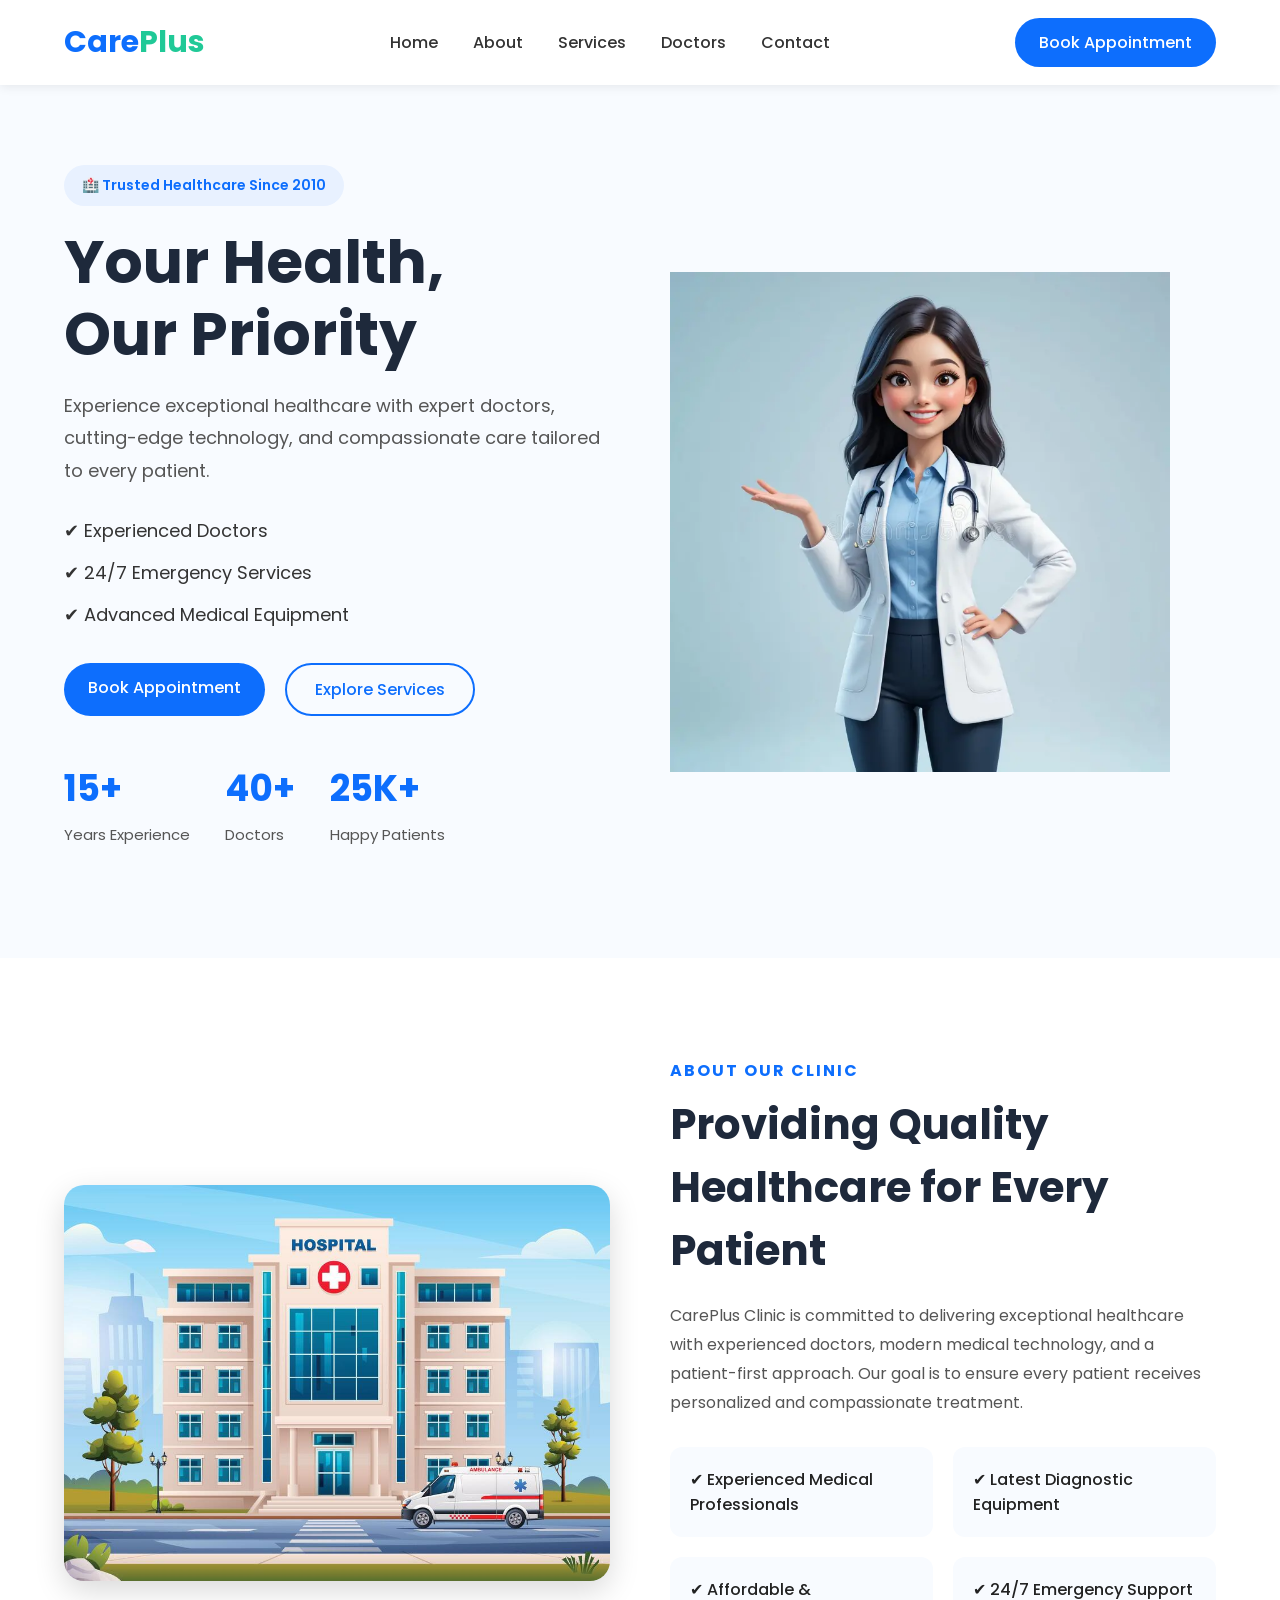
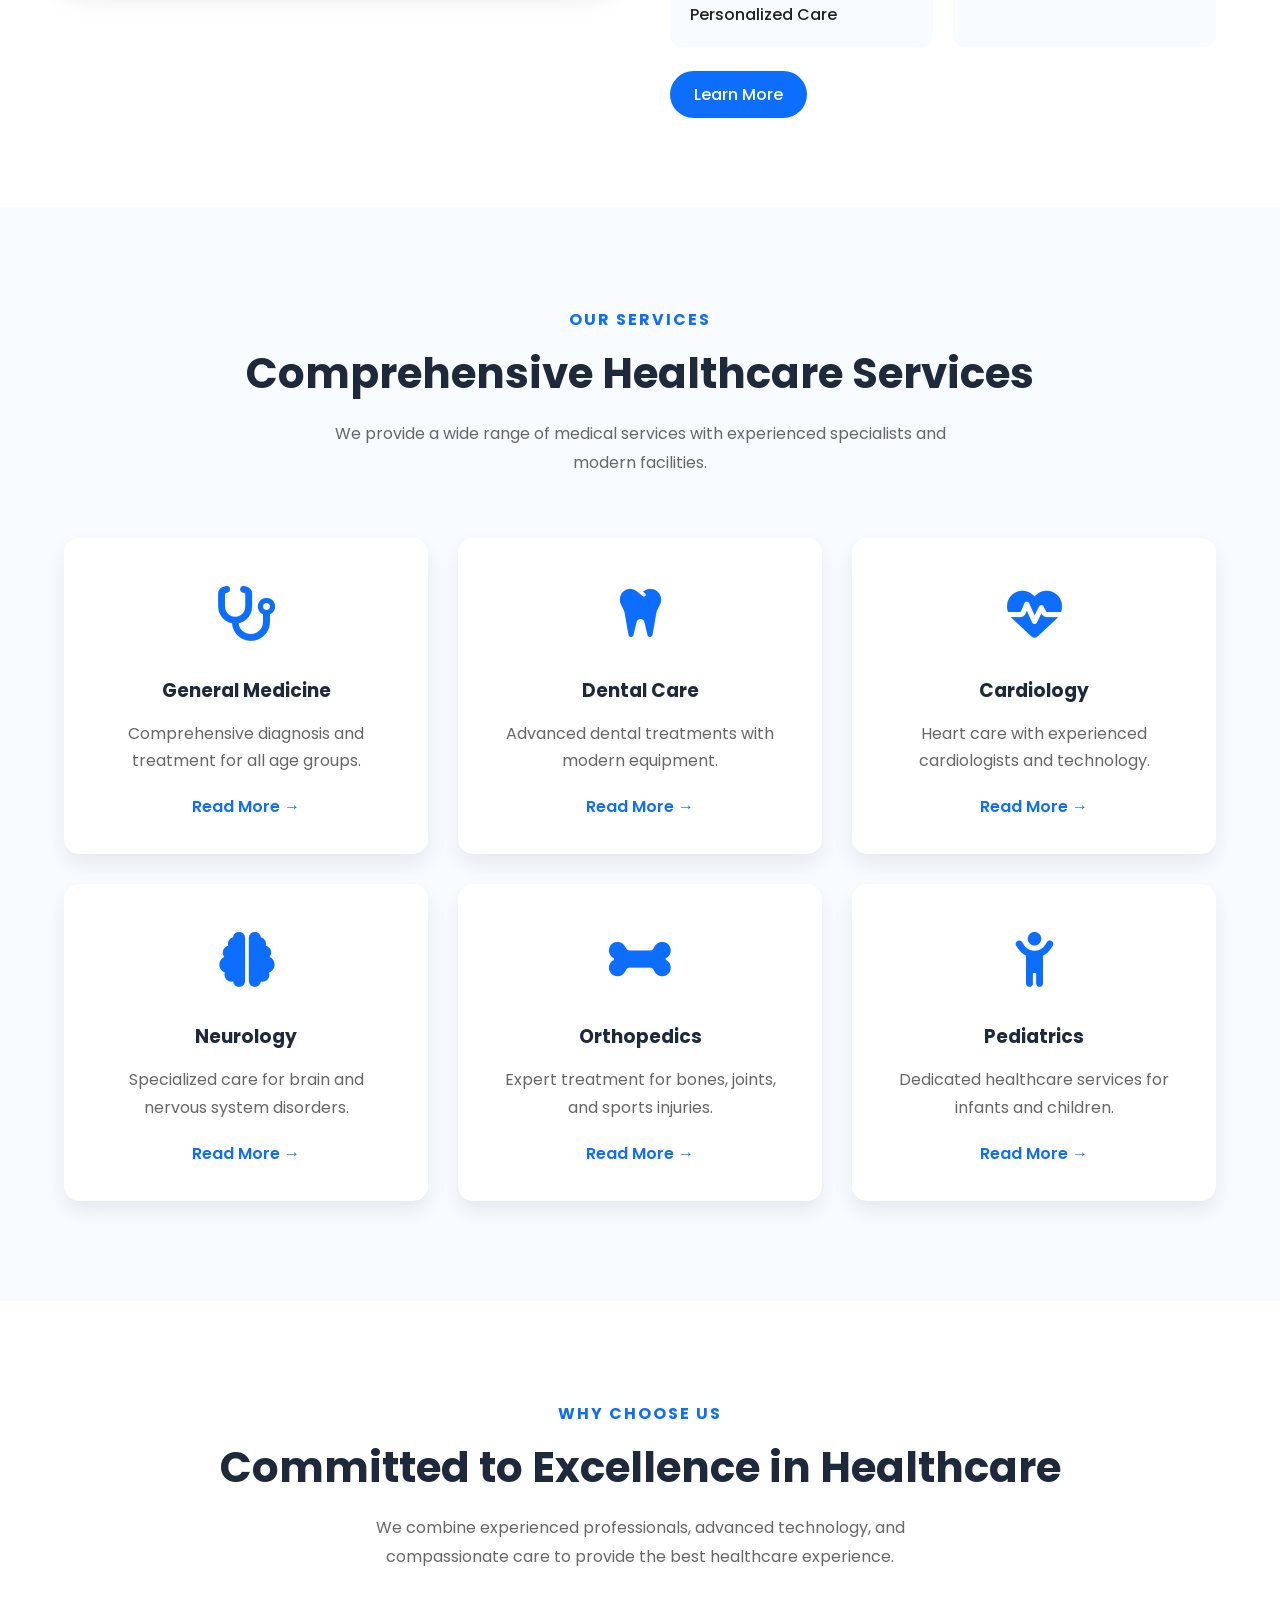
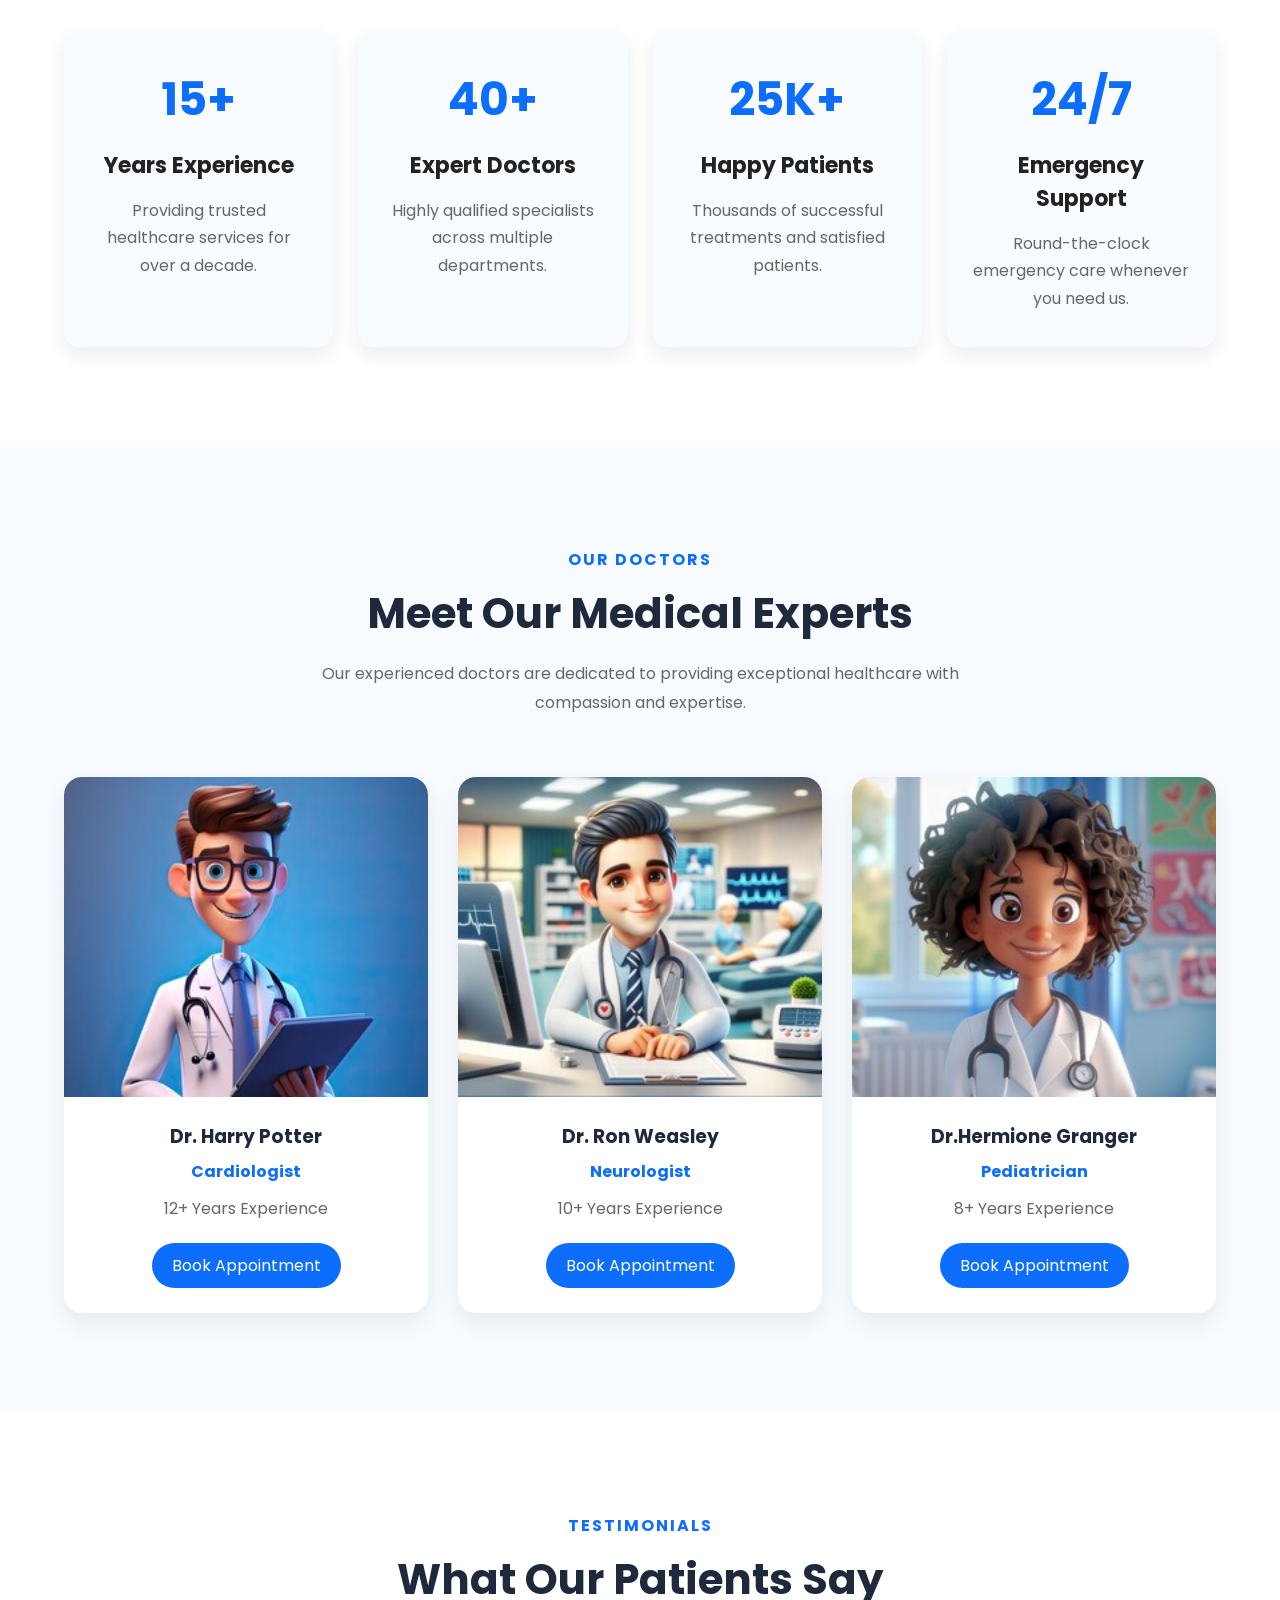
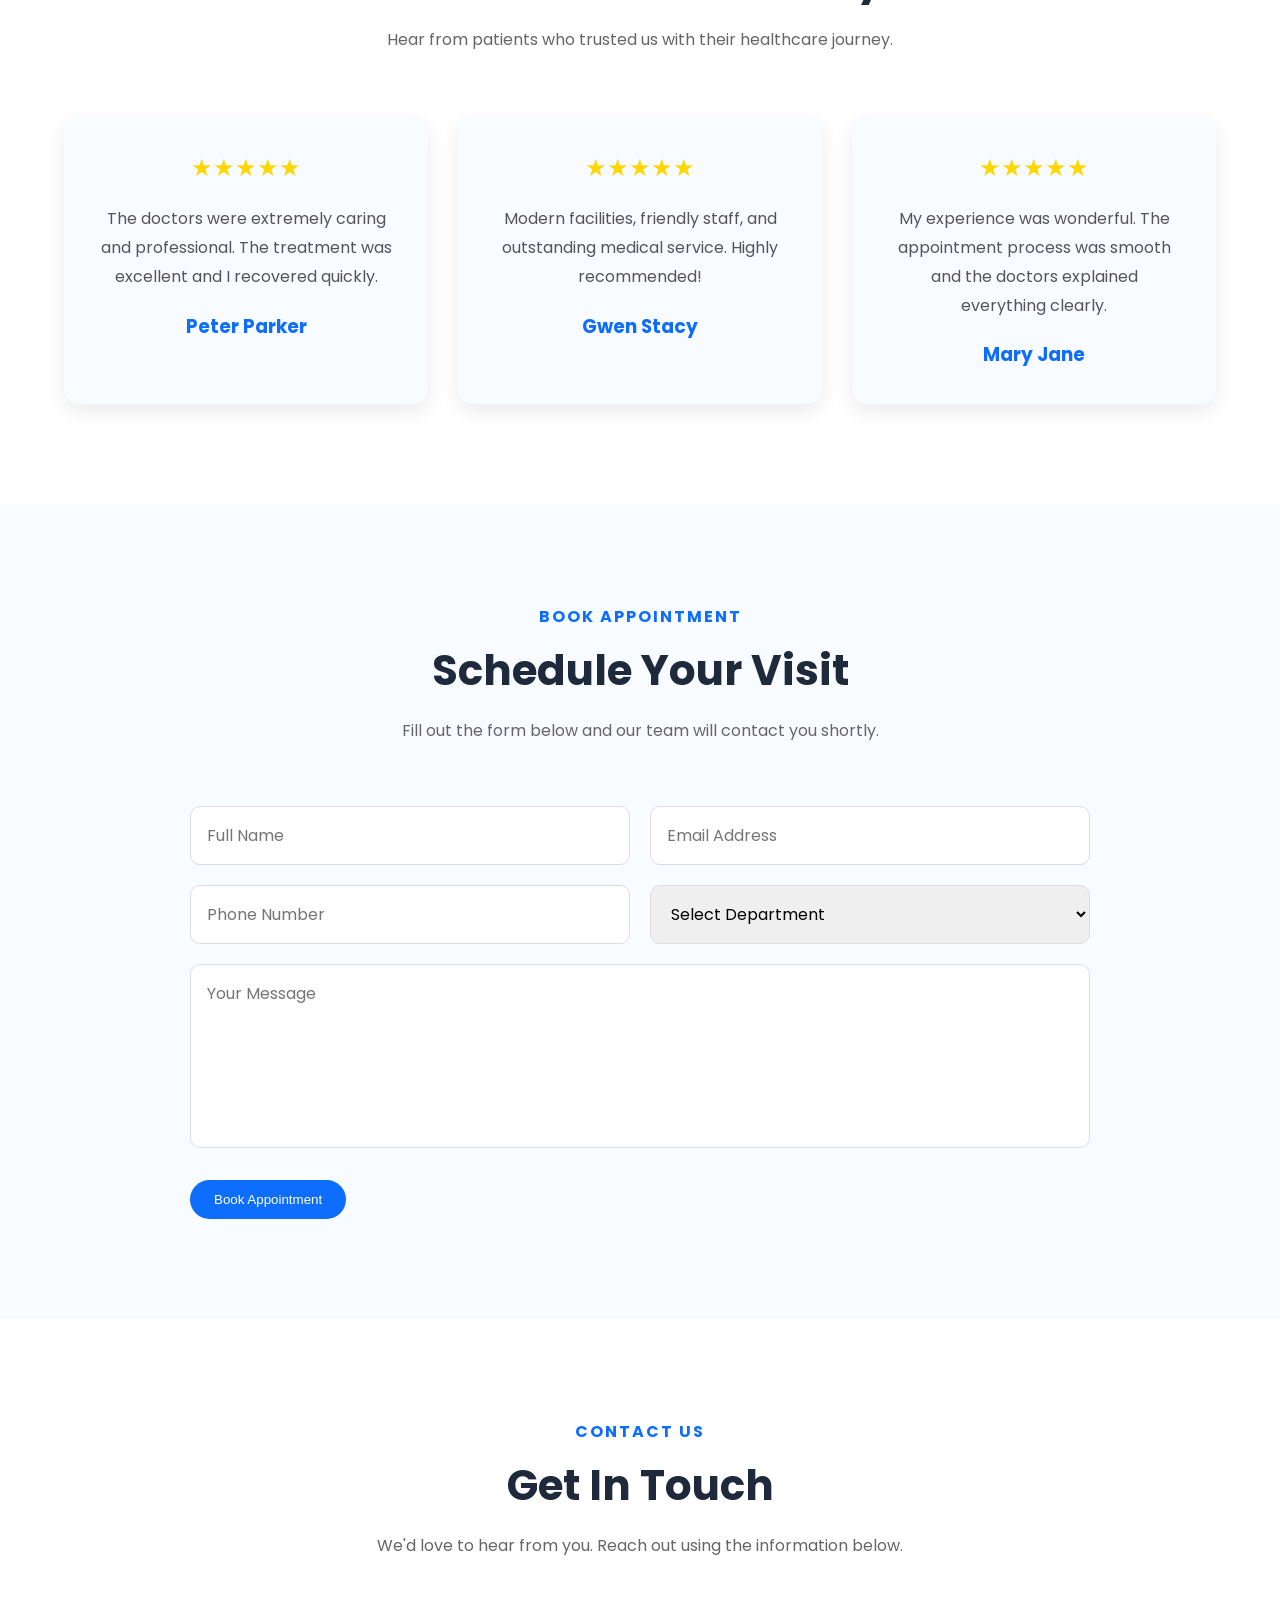
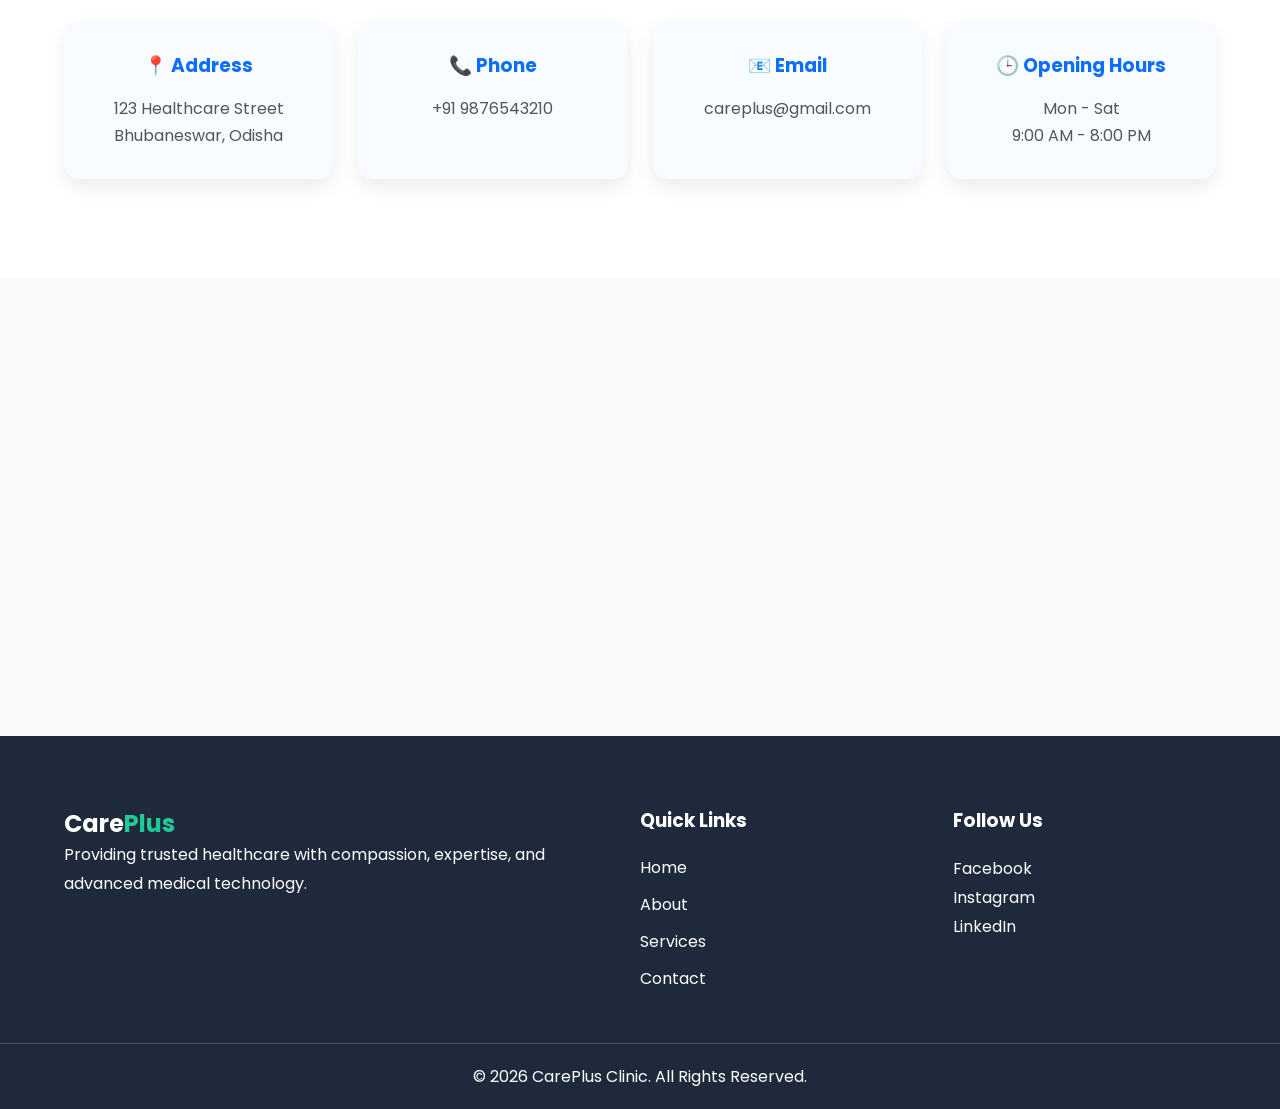
<file: HEALTHCARE LANDING PAGE/index.html>
<!DOCTYPE html>
<html lang="en">

<head>

    <meta charset="UTF-8">
    <meta name="viewport" content="width=device-width, initial-scale=1.0">

    <title>CarePlus Clinic</title>

    <!-- CSS -->
    <link rel="stylesheet" href="style.css">

    <!-- Google Font -->
    <link href="https://fonts.googleapis.com/css2?family=Poppins:wght@300;400;500;600;700&display=swap" rel="stylesheet">
    <!-- Font Awesome Icons -->
<link rel="stylesheet"
href="https://cdnjs.cloudflare.com/ajax/libs/font-awesome/6.5.2/css/all.min.css">
<link href="https://unpkg.com/aos@2.3.4/dist/aos.css" rel="stylesheet">

</head>

<body>

    <!-- ===================== HEADER ===================== -->

    <header class="header">

        <div class="container navbar">

            <div class="logo">
                <h2>Care<span>Plus</span></h2>
            </div>

          <nav>

    <ul class="nav-links">

        <li><a href="#">Home</a></li>
        <li><a href="#about">About</a></li>
        <li><a href="#services">Services</a></li>
        <li><a href="#doctors">Doctors</a></li>
        <li><a href="#contact">Contact</a></li>

    </ul>

</nav>

<div class="menu-toggle">

    ☰

</div>

<a href="#appointment" class="btn nav-btn">
    Book Appointment
</a>  

        </div>

    </header>

    <!-- ===================== HERO SECTION ===================== -->

    <!-- ================= HERO SECTION ================= -->

<section class="hero">

    <div class="container hero-container">

        <!-- Left Side -->

        <div class="hero-text">

            <span class="hero-badge">🏥 Trusted Healthcare Since 2010</span>

            <h1>Your Health,<br>Our Priority</h1>

            <p>
                Experience exceptional healthcare with expert doctors,
                cutting-edge technology, and compassionate care tailored to
                every patient.
            </p>

            <div class="hero-features">
                <div>✔ Experienced Doctors</div>
                <div>✔ 24/7 Emergency Services</div>
                <div>✔ Advanced Medical Equipment</div>
            </div>

            <div class="hero-buttons">

                <a href="#appointment" class="btn">
                    Book Appointment
                </a>

                <a href="#services" class="btn-outline">
                    Explore Services
                </a>

            </div>

            <!-- Statistics -->

            <div class="hero-stats">

                <div class="stat">
                    <h2>15+</h2>
                    <p>Years Experience</p>
                </div>

                <div class="stat">
                    <h2>40+</h2>
                    <p>Doctors</p>
                </div>

                <div class="stat">
                    <h2>25K+</h2>
                    <p>Happy Patients</p>
                </div>

            </div>

        </div>

        <!-- Right Side -->

        <div class="hero-image">

            <img src="assets/images/doctor.png" alt="Doctor">

        </div>

    </div>

</section>
<!-- ================= ABOUT SECTION ================= -->

<section class="about" id="about">

    <div class="container about-container">

        <!-- Left Side -->

        <div class="about-image">

            <img src="assets/images/hospital.jpg" alt="Hospital">

        </div>

        <!-- Right Side -->

        <div class="about-content">

            <h4>ABOUT OUR CLINIC</h4>

            <h2>Providing Quality Healthcare for Every Patient</h2>

            <p>
                CarePlus Clinic is committed to delivering exceptional healthcare
                with experienced doctors, modern medical technology, and a
                patient-first approach. Our goal is to ensure every patient
                receives personalized and compassionate treatment.
            </p>

            <div class="about-features">

                <div class="feature-card">
                    ✔ Experienced Medical Professionals
                </div>

                <div class="feature-card">
                    ✔ Latest Diagnostic Equipment
                </div>

                <div class="feature-card">
                    ✔ Affordable & Personalized Care
                </div>

                <div class="feature-card">
                    ✔ 24/7 Emergency Support
                </div>

            </div>

            <a href="#" class="btn">Learn More</a>

        </div>

    </div>

</section>
<!-- ================= SERVICES SECTION ================= -->

<section class="services" id="services">

    <div class="container">

        <div class="section-title">
            <h4>OUR SERVICES</h4>
            <h2>Comprehensive Healthcare Services</h2>
            <p>
                We provide a wide range of medical services with experienced
                specialists and modern facilities.
            </p>
        </div>

        <div class="services-container">

            <div class="service-card">
                 <div class="service-icon">
    <i class="fa-solid fa-stethoscope"></i>
</div>
                <h3>General Medicine</h3>
                <p>Comprehensive diagnosis and treatment for all age groups.</p>
                <a href="#" class="read-more"
                   data-title="General Medicine"
                   data-description="Our General Medicine department provides diagnosis, preventive healthcare, treatment for fever, diabetes, hypertension, infections, and routine health checkups by experienced physicians.">
                   Read More →
                </a>
                 
            </div>

            <div class="service-card">
                <div class="service-icon">
    <i class="fa-solid fa-tooth"></i>
</div>
                <h3>Dental Care</h3>
                <p>Advanced dental treatments with modern equipment.</p>
                <a href="#" class="read-more"
   data-title="Dental Care"
   data-description="Our Dental Care department offers teeth cleaning, fillings, root canal treatment, braces consultation, cosmetic dentistry, and preventive oral healthcare.">
   Read More →
</a>
            </div>

            <div class="service-card">
                <div class="service-icon">
    <i class="fa-solid fa-heart-pulse"></i>
</div>
                <h3>Cardiology</h3>
                <p>Heart care with experienced cardiologists and technology.</p>
                <a href="#" class="read-more"
   data-title="Cardiology"
   data-description="Our Cardiology specialists diagnose and treat heart diseases using ECG, Echo, stress testing, and advanced cardiac care.">
   Read More →
</a>
            </div>

            <div class="service-card">
                <div class="service-icon">
    <i class="fa-solid fa-brain"></i>
</div>
                <h3>Neurology</h3>
                <p>Specialized care for brain and nervous system disorders.</p>
                <a href="#" class="read-more"
   data-title="Neurology"
   data-description="We provide expert treatment for stroke, epilepsy, migraines, Parkinson's disease, nerve disorders, and other neurological conditions.">
   Read More →
</a>
            </div>

            <div class="service-card">
                <div class="service-icon">
    <i class="fa-solid fa-bone"></i>
</div>
                <h3>Orthopedics</h3>
                <p>Expert treatment for bones, joints, and sports injuries.</p>
                <a href="#" class="read-more"
   data-title="Orthopedics"
   data-description="Our Orthopedic department treats fractures, joint pain, arthritis, sports injuries, and performs advanced bone and joint surgeries.">
   Read More →
</a>
            </div>

            <div class="service-card">
               <div class="service-icon">
    <i class="fa-solid fa-child-reaching"></i>
</div> 
                <h3>Pediatrics</h3>
                <p>Dedicated healthcare services for infants and children.</p>
                <a href="#" class="read-more"
   data-title="Pediatrics"
   data-description="Comprehensive healthcare services for infants, children, and adolescents including vaccinations, nutrition guidance, and routine checkups.">
   Read More →
</a>
            </div>

        </div>

    </div>

</section>
<!-- ================= WHY CHOOSE US ================= -->

<section class="why-choose">

    <div class="container">

        <div class="section-title">
            <h4>WHY CHOOSE US</h4>
            <h2>Committed to Excellence in Healthcare</h2>
            <p>
                We combine experienced professionals, advanced technology, and
                compassionate care to provide the best healthcare experience.
            </p>
        </div>

        <div class="why-container">

            <div class="why-card">
                <h2>15+</h2>
                <h3>Years Experience</h3>
                <p>Providing trusted healthcare services for over a decade.</p>
            </div>

            <div class="why-card">
                <h2>40+</h2>
                <h3>Expert Doctors</h3>
                <p>Highly qualified specialists across multiple departments.</p>
            </div>

            <div class="why-card">
                <h2>25K+</h2>
                <h3>Happy Patients</h3>
                <p>Thousands of successful treatments and satisfied patients.</p>
            </div>

            <div class="why-card">
                <h2>24/7</h2>
                <h3>Emergency Support</h3>
                <p>Round-the-clock emergency care whenever you need us.</p>
            </div>

        </div>

    </div>

</section>
<!-- ================= DOCTORS SECTION ================= -->

<section class="doctors" id="doctors">

    <div class="container">

        <div class="section-title">
            <h4>OUR DOCTORS</h4>
            <h2>Meet Our Medical Experts</h2>
            <p>
                Our experienced doctors are dedicated to providing exceptional
                healthcare with compassion and expertise.
            </p>
        </div>

        <div class="doctor-container">

            <!-- Doctor 1 -->

            <div class="doctor-card">

                <img src="assets/images/doctor1.jpg" alt="Doctor">

                <div class="doctor-info">

                    <h3>Dr. Harry Potter</h3>

                    <h4>Cardiologist</h4>

                    <p>12+ Years Experience</p>

                    <a href="#appointment" class="btn-small">
                        Book Appointment
                    </a>

                </div>

            </div>

            <!-- Doctor 2 -->

            <div class="doctor-card">

                <img src="assets/images/doctor2.jpg" alt="Doctor">

                <div class="doctor-info">

                    <h3>Dr. Ron Weasley</h3>

                    <h4>Neurologist</h4>

                    <p>10+ Years Experience</p>

                    <a href="#appointment" class="btn-small">
                        Book Appointment
                    </a>

                </div>

            </div>

            <!-- Doctor 3 -->

            <div class="doctor-card">

                <img src="assets/images/doctor3.jpg" alt="Doctor">

                <div class="doctor-info">

                    <h3>Dr.Hermione Granger</h3>

                    <h4>Pediatrician</h4>

                    <p>8+ Years Experience</p>

                    <a href="#appointment" class="btn-small">
                        Book Appointment
                    </a>

                </div>

            </div>

        </div>

    </div>

</section>
<!-- ================= TESTIMONIALS ================= -->

<section class="testimonials" id="testimonials">

    <div class="container">

        <div class="section-title">

            <h4>TESTIMONIALS</h4>

            <h2>What Our Patients Say</h2>

            <p>
                Hear from patients who trusted us with their healthcare journey.
            </p>

        </div>

        <div class="testimonial-container">

            <div class="testimonial-card">

                <div class="stars">★★★★★</div>

                <p>
                    The doctors were extremely caring and professional.
                    The treatment was excellent and I recovered quickly.
                </p>

                <h3>Peter Parker</h3>

            </div>

            <div class="testimonial-card">

                <div class="stars">★★★★★</div>

                <p>
                    Modern facilities, friendly staff, and outstanding
                    medical service. Highly recommended!
                </p>

                <h3>Gwen Stacy</h3>

            </div>

            <div class="testimonial-card">

                <div class="stars">★★★★★</div>

                <p>
                    My experience was wonderful. The appointment process
                    was smooth and the doctors explained everything clearly.
                </p>

                <h3>Mary Jane</h3>

            </div>

        </div>

    </div>

</section>
<!-- ================= APPOINTMENT ================= -->

<section class="appointment" id="appointment">

    <div class="container">

        <div class="section-title">

            <h4>BOOK APPOINTMENT</h4>

            <h2>Schedule Your Visit</h2>

            <p>
                Fill out the form below and our team will contact you shortly.
            </p>

        </div>

        <form id="appointmentForm">

            <div class="form-row">

                <input
                    type="text"
                    id="name"
                    placeholder="Full Name"
                >

                <input
                    type="email"
                    id="email"
                    placeholder="Email Address"
                >

            </div>

            <div class="form-row">

                <input
                    type="text"
                    id="phone"
                    placeholder="Phone Number"
                >

                <select id="department">

                    <option value="">Select Department</option>

                    <option>General Medicine</option>

                    <option>Dental Care</option>

                    <option>Cardiology</option>

                    <option>Neurology</option>

                    <option>Orthopedics</option>

                    <option>Pediatrics</option>

                </select>

            </div>

            <textarea
                id="message"
                rows="6"
                placeholder="Your Message"
            ></textarea>

            <button type="submit" class="btn">
                Book Appointment
            </button>

        </form>

    </div>

</section>
<!-- ================= CONTACT ================= -->

<section class="contact" id="contact">

    <div class="container">

        <div class="section-title">

            <h4>CONTACT US</h4>

            <h2>Get In Touch</h2>

            <p>
                We'd love to hear from you. Reach out using the information below.
            </p>

        </div>

        <div class="contact-container">

            <div class="contact-card">

                <h3>📍 Address</h3>

                <p>123 Healthcare Street<br>Bhubaneswar, Odisha</p>

            </div>

            <div class="contact-card">

                <h3>📞 Phone</h3>

                <p>+91 9876543210</p>

            </div>

            <div class="contact-card">

                <h3>📧 Email</h3>

                <p>careplus@gmail.com</p>

            </div>

            <div class="contact-card">

                <h3>🕒 Opening Hours</h3>

                <p>Mon - Sat<br>9:00 AM - 8:00 PM</p>

            </div>

        </div>

    </div>

</section>
<!-- ================= MAP ================= -->

<section class="map">

    <iframe
        src="https://www.google.com/maps?q=Bhubaneswar&output=embed"
        width="100%"
        height="450"
        style="border:0;"
        allowfullscreen=""
        loading="lazy">
    </iframe>

</section>
<!-- ================= FOOTER ================= -->

<footer>

    <div class="container footer-container">

        <div>

            <h2>Care<span>Plus</span></h2>

            <p>
                Providing trusted healthcare with compassion,
                expertise, and advanced medical technology.
            </p>

        </div>

        <div>

            <h3>Quick Links</h3>

            <ul>

                <li><a href="#">Home</a></li>

                <li><a href="#about">About</a></li>

                <li><a href="#services">Services</a></li>

                <li><a href="#contact">Contact</a></li>

            </ul>

        </div>

        <div>

            <h3>Follow Us</h3>

            <p>Facebook</p>
            <p>Instagram</p>
            <p>LinkedIn</p>

        </div>

    </div>

    <div class="copyright">

        © 2026 CarePlus Clinic. All Rights Reserved.

    </div>

</footer>
<!-- ================= SERVICE MODAL ================= -->

<div class="modal" id="serviceModal">

    <div class="modal-content">

        <span class="close">&times;</span>

        <h2 id="modalTitle"></h2>

        <p id="modalDescription"></p>

        <button class="btn" id="closeBtn">
            Close
        </button>

    </div>

</div>
    <!-- JavaScript -->

    <script src="script.js"></script>
    <script src="https://unpkg.com/aos@2.3.4/dist/aos.js"></script>

<script>
AOS.init({
    duration:1000,
    once:true
});
</script>
<button id="topBtn">

<i class="fa-solid fa-arrow-up"></i>

</button>

</body>

</html>
</file>
<file: HEALTHCARE LANDING PAGE/style.css>
*{
    margin:0;
    padding:0;
    box-sizing:border-box;
}

html{
    scroll-behavior:smooth;
}

body{
    font-family:'Poppins',sans-serif;
    background:#f8fafc;
    color:#222;
}

a{
    text-decoration:none;
}

ul{
    list-style:none;
}

img{
    max-width:100%;
    display:block;
}

.container{
    width:90%;
    max-width:1200px;
    margin:auto;
}
/* ================= NAVBAR ================= */

.header{
    width:100%;
    background:white;
    position:sticky;
    top:0;
    z-index:1000;
    box-shadow:0 2px 10px rgba(0,0,0,.08);
}

.navbar{
    display:flex;
    justify-content:space-between;
    align-items:center;
    padding:18px 0;
}

.logo h2{
    color:#0D6EFD;
    font-size:30px;
}

.logo span{
    color:#20C997;
}

.nav-links{
    display:flex;
    gap:35px;
}

.nav-links a{
    color:#333;
    font-weight:500;
    transition:.3s;
}

.nav-links a:hover{
    color:#0D6EFD;
}

.btn{
    background:#0D6EFD;
    color:white;
    padding:12px 24px;
    border-radius:30px;
    transition:.3s;
    font-weight:500;
}

.btn:hover{
    background:#0b5ed7;
    transform:translateY(-2px);
}
/* ================= HERO ================= */

/* ================= HERO ================= */

.hero{
    background:#f8fbff;
    padding:80px 0;
}

.hero-container{
    display:flex;
    align-items:center;
    justify-content:space-between;
    gap:60px;
}

.hero-text{
    flex:1;
}

.hero-badge{
    display:inline-block;
    background:#e8f1ff;
    color:#0D6EFD;
    padding:10px 18px;
    border-radius:30px;
    font-size:14px;
    margin-bottom:20px;
    font-weight:600;
}

.hero-text h1{
    font-size:60px;
    color:#1e293b;
    line-height:1.2;
    margin-bottom:20px;
}

.hero-text p{
    color:#555;
    font-size:18px;
    line-height:1.8;
    margin-bottom:30px;
}

.hero-features{
    display:flex;
    flex-direction:column;
    gap:15px;
    margin-bottom:35px;
    font-size:18px;
    color:#333;
}

.hero-buttons{
    display:flex;
    gap:20px;
    margin-bottom:45px;
}

.btn-outline{
    border:2px solid #0D6EFD;
    color:#0D6EFD;
    padding:12px 28px;
    border-radius:30px;
    transition:.3s;
    font-weight:500;
}

.btn-outline:hover{
    background:#0D6EFD;
    color:white;
}

.hero-stats{
    display:flex;
    gap:35px;
}

.stat h2{
    color:#0D6EFD;
    font-size:36px;
}

.stat p{
    margin-top:5px;
    font-size:15px;
}

.hero-image{
    flex:1;
    text-align:center;
}

.hero-image img{
    width:100%;
    max-width:500px;
}
/* ================= ABOUT ================= */

.about{
    padding:100px 0;
    background:white;
}

.about-container{
    display:flex;
    align-items:center;
    gap:60px;
}

.about-image{
    flex:1;
}

.about-image img{
    width:100%;
    border-radius:20px;
    box-shadow:0 10px 30px rgba(0,0,0,.15);
}

.about-content{
    flex:1;
}

.about-content h4{
    color:#0D6EFD;
    margin-bottom:10px;
    letter-spacing:2px;
}

.about-content h2{
    font-size:42px;
    color:#1e293b;
    margin-bottom:20px;
}

.about-content p{
    color:#555;
    line-height:1.8;
    margin-bottom:30px;
}

.about-features{
    display:grid;
    grid-template-columns:repeat(2,1fr);
    gap:20px;
    margin-bottom:35px;
}

.feature-card{
    background:#f8fbff;
    padding:20px;
    border-radius:12px;
    font-weight:500;
    transition:.3s;
}

.feature-card:hover{
    background:#0D6EFD;
    color:white;
    transform:translateY(-5px);
}
/* ================= SECTION TITLE ================= */

.section-title{
    text-align:center;
    margin-bottom:60px;
}

.section-title h4{
    color:#0D6EFD;
    letter-spacing:2px;
    margin-bottom:10px;
}

.section-title h2{
    font-size:42px;
    color:#1e293b;
    margin-bottom:15px;
}

.section-title p{
    max-width:650px;
    margin:auto;
    color:#666;
    line-height:1.8;
}

/* ================= SERVICES ================= */

.services{
    padding:100px 0;
    background:#f8fbff;
}

.services-container{
    display:grid;
    grid-template-columns:repeat(3,1fr);
    gap:30px;
}

.service-card{
    background:white;
    padding:35px;
    border-radius:15px;
    text-align:center;
    box-shadow:0 10px 20px rgba(0,0,0,.08);
    transition:.3s;
}

.service-card:hover{
    transform:translateY(-10px);
    box-shadow:0 15px 30px rgba(0,0,0,.15);
}

.service-icon{

    font-size:55px;

    color:#0D6EFD;

    margin-bottom:20px;

    transition:.3s;

}

.service-card:hover .service-icon{

    color:#20C997;

    transform:scale(1.15);

}

.service-card h3{
    color:#1e293b;
    margin-bottom:15px;
}

.service-card p{
    color:#666;
    line-height:1.7;
    margin-bottom:20px;
}

.service-card a{
    color:#0D6EFD;
    font-weight:600;
}
/* ================= WHY CHOOSE US ================= */

.why-choose{
    padding:100px 0;
    background:white;
}

.why-container{
    display:grid;
    grid-template-columns:repeat(4,1fr);
    gap:25px;
}

.why-card{
    background:#f8fbff;
    padding:35px 25px;
    border-radius:15px;
    text-align:center;
    transition:.3s;
    box-shadow:0 8px 20px rgba(0,0,0,.08);
}

.why-card:hover{
    background:#0D6EFD;
    color:white;
    transform:translateY(-8px);
}

.why-card h2{
    font-size:45px;
    color:#0D6EFD;
    margin-bottom:15px;
}

.why-card:hover h2{
    color:white;
}

.why-card h3{
    margin-bottom:15px;
    font-size:22px;
}

.why-card p{
    line-height:1.7;
    color:#666;
}

.why-card:hover p{
    color:white;
}
/* ================= DOCTORS ================= */

.doctors{
    padding:100px 0;
    background:#f8fbff;
}

.doctor-container{
    display:grid;
    grid-template-columns:repeat(3,1fr);
    gap:30px;
}

.doctor-card{
    background:white;
    border-radius:18px;
    overflow:hidden;
    box-shadow:0 10px 25px rgba(0,0,0,.08);
    transition:.3s;
}

.doctor-card:hover{
    transform:translateY(-10px);
}

.doctor-card img{
    width:100%;
    height:320px;
    object-fit:cover;
}

.doctor-info{
    padding:25px;
    text-align:center;
}

.doctor-info h3{
    color:#1E293B;
    margin-bottom:8px;
}

.doctor-info h4{
    color:#0D6EFD;
    margin-bottom:12px;
}

.doctor-info p{
    color:#666;
    margin-bottom:22px;
}

.btn-small{

    display:inline-block;
    background:#0D6EFD;
    color:white;
    padding:10px 20px;
    border-radius:30px;
    transition:.3s;
}

.btn-small:hover{

    background:#20C997;

}
/* ================= TESTIMONIALS ================= */

.testimonials{
    padding:100px 0;
    background:white;
}

.testimonial-container{
    display:grid;
    grid-template-columns:repeat(3,1fr);
    gap:30px;
}

.testimonial-card{
    background:#f8fbff;
    padding:35px;
    border-radius:15px;
    text-align:center;
    box-shadow:0 8px 20px rgba(0,0,0,.08);
    transition:.3s;
}

.testimonial-card:hover{
    transform:translateY(-10px);
}

.stars{
    color:gold;
    font-size:24px;
    margin-bottom:20px;
}

.testimonial-card p{
    color:#555;
    line-height:1.8;
    margin-bottom:20px;
}

.testimonial-card h3{
    color:#0D6EFD;
}
/* ================= APPOINTMENT ================= */

.appointment{
    padding:100px 0;
    background:#f8fbff;
}

#appointmentForm{
    max-width:900px;
    margin:auto;
}

.form-row{
    display:flex;
    gap:20px;
    margin-bottom:20px;
}

.form-row input,
.form-row select,
textarea{

    width:100%;
    padding:16px;
    border:1px solid #ddd;
    border-radius:10px;
    font-size:16px;
    font-family:'Poppins',sans-serif;
}

textarea{
    width:100%;
    margin-bottom:25px;
    resize:none;
}

#appointmentForm .btn{
    border:none;
    cursor:pointer;
}
/* ================= CONTACT ================= */

.contact{
    padding:100px 0;
    background:white;
}

.contact-container{
    display:grid;
    grid-template-columns:repeat(4,1fr);
    gap:25px;
}

.contact-card{
    background:#f8fbff;
    padding:30px;
    text-align:center;
    border-radius:15px;
    box-shadow:0 8px 20px rgba(0,0,0,.08);
    transition:.3s;
}

.contact-card:hover{
    transform:translateY(-8px);
}

.contact-card h3{
    color:#0D6EFD;
    margin-bottom:15px;
}

.contact-card p{
    color:#555;
    line-height:1.7;
}
/* ================= FOOTER ================= */

footer{
    background:#1E293B;
    color:white;
    padding-top:70px;
}

.footer-container{
    display:grid;
    grid-template-columns:2fr 1fr 1fr;
    gap:50px;
    padding-bottom:40px;
}

footer h2{
    color:white;
}

footer span{
    color:#20C997;
}

footer h3{
    margin-bottom:20px;
}

footer ul li{
    margin-bottom:12px;
}

footer a{
    color:white;
}

footer p{
    line-height:1.8;
}

.copyright{
    text-align:center;
    padding:20px;
    border-top:1px solid rgba(255,255,255,.2);
}
/* ================= MODAL ================= */

.modal{

    display:none;

    position:fixed;

    left:0;

    top:0;

    width:100%;

    height:100%;

    background:rgba(0,0,0,.6);

    justify-content:center;

    align-items:center;

    z-index:9999;
}

.modal-content{

    background:white;

    width:90%;

    max-width:550px;

    padding:35px;

    border-radius:15px;

    position:relative;

    animation:popup .3s ease;
}

@keyframes popup{

    from{
        transform:scale(.8);
        opacity:0;
    }

    to{
        transform:scale(1);
        opacity:1;
    }

}

.close{

    position:absolute;

    right:20px;

    top:15px;

    font-size:30px;

    cursor:pointer;
}

.modal h2{

    color:#0D6EFD;

    margin-bottom:20px;
}

.modal p{

    line-height:1.8;

    color:#555;

    margin-bottom:25px;
}
/* ================= RESPONSIVE ================= */

.menu-toggle{

    display:none;

    font-size:30px;

    cursor:pointer;

    color:#0D6EFD;

}

@media(max-width:992px){

.hero-container,
.about-container{

    flex-direction:column;

    text-align:center;

}

.hero-buttons,
.hero-stats{

    justify-content:center;

}

.services-container,
.doctor-container,
.testimonial-container,
.contact-container{

    grid-template-columns:repeat(2,1fr);

}

.why-container{

    grid-template-columns:repeat(2,1fr);

}

.footer-container{

    grid-template-columns:1fr;

    text-align:center;

}

.form-row{

    flex-direction:column;

}

}

@media(max-width:768px){

.menu-toggle{

    display:block;

}

.nav-links{

    position:absolute;

    top:80px;

    left:0;

    width:100%;

    background:white;

    flex-direction:column;

    align-items:center;

    display:none;

    padding:25px 0;

    box-shadow:0 8px 20px rgba(0,0,0,.1);

}

.nav-links.active{

    display:flex;

}

.nav-btn{

    display:none;

}

.services-container,
.doctor-container,
.testimonial-container,
.contact-container,
.why-container,
.about-features{

    grid-template-columns:1fr;

}

.hero h1{

    font-size:42px;

}

.section-title h2{

    font-size:34px;

}

.hero-stats{

    flex-direction:column;

    gap:20px;

}

}
#topBtn{

position:fixed;

bottom:30px;

right:30px;

width:50px;

height:50px;

border:none;

background:#0D6EFD;

color:white;

border-radius:50%;

font-size:20px;

cursor:pointer;

display:none;

box-shadow:0 10px 20px rgba(0,0,0,.2);

transition:.3s;

}

#topBtn:hover{

background:#20C997;

}
</file>
